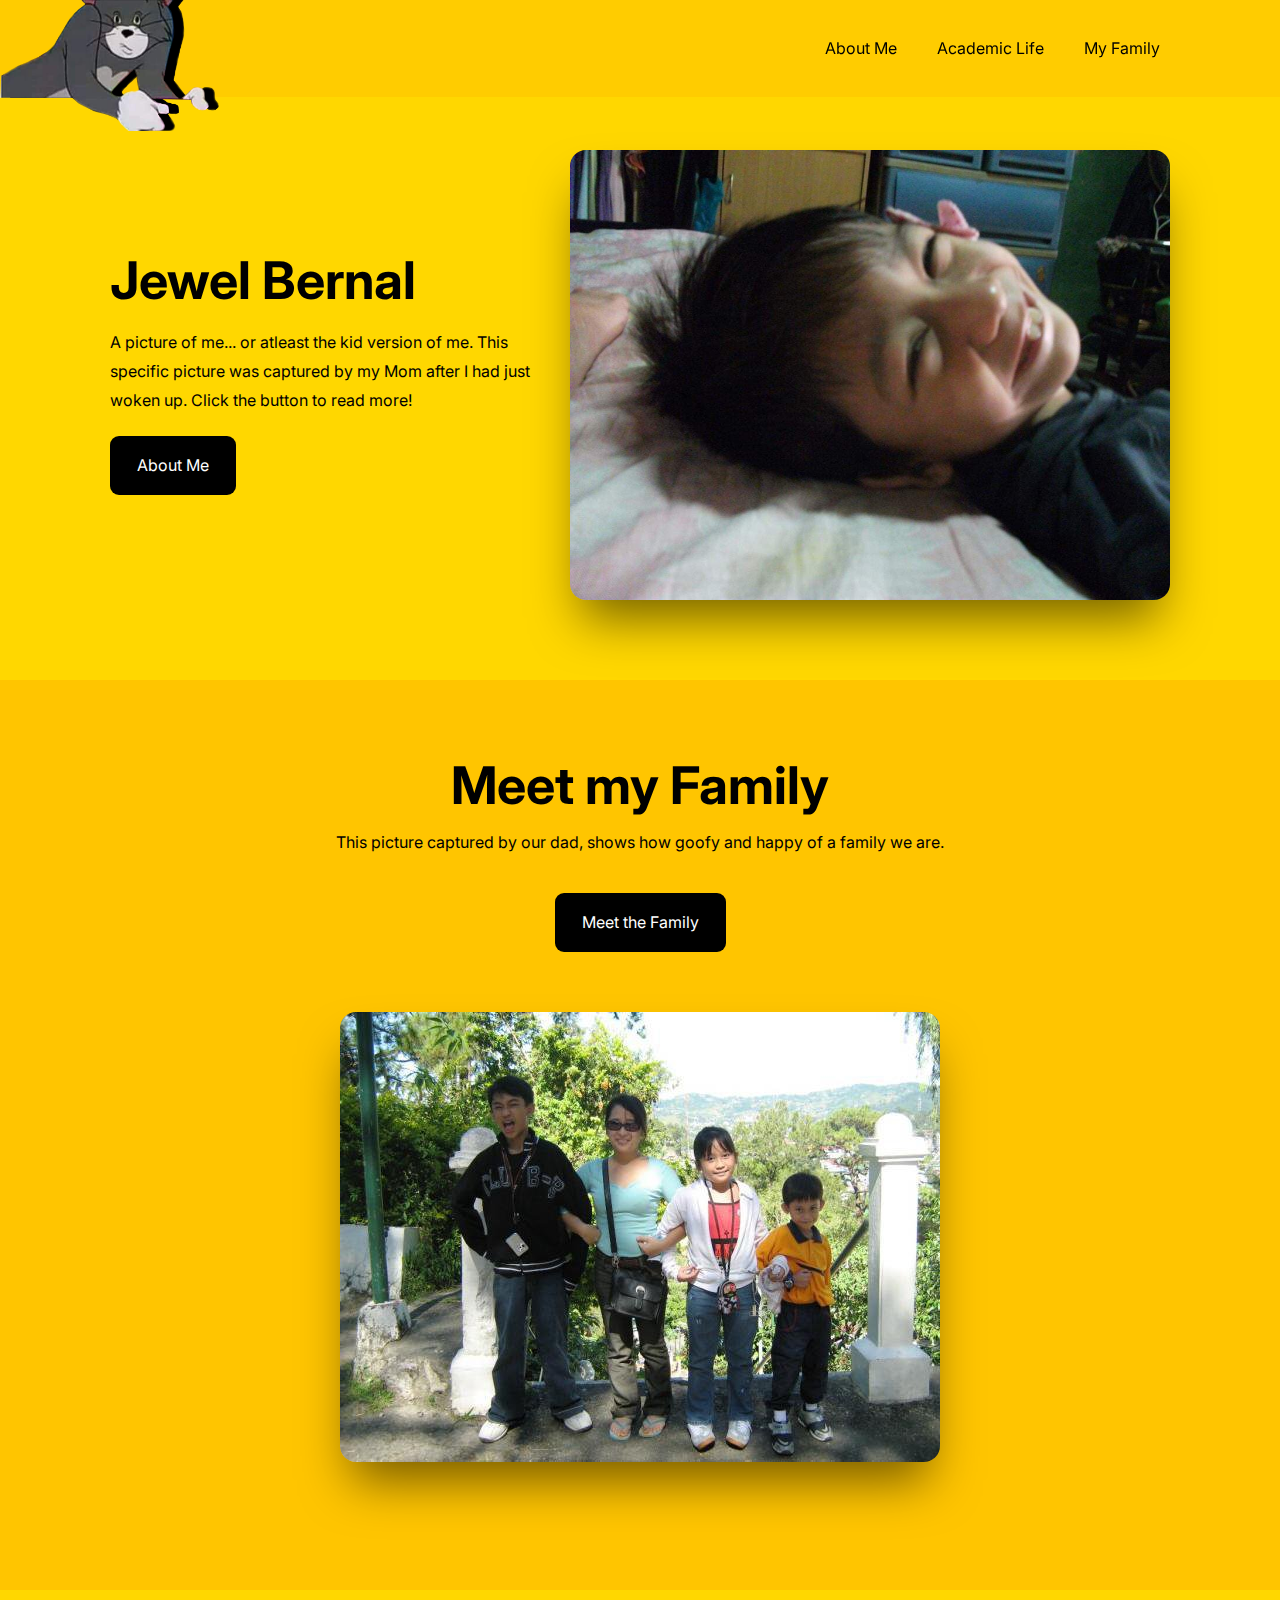
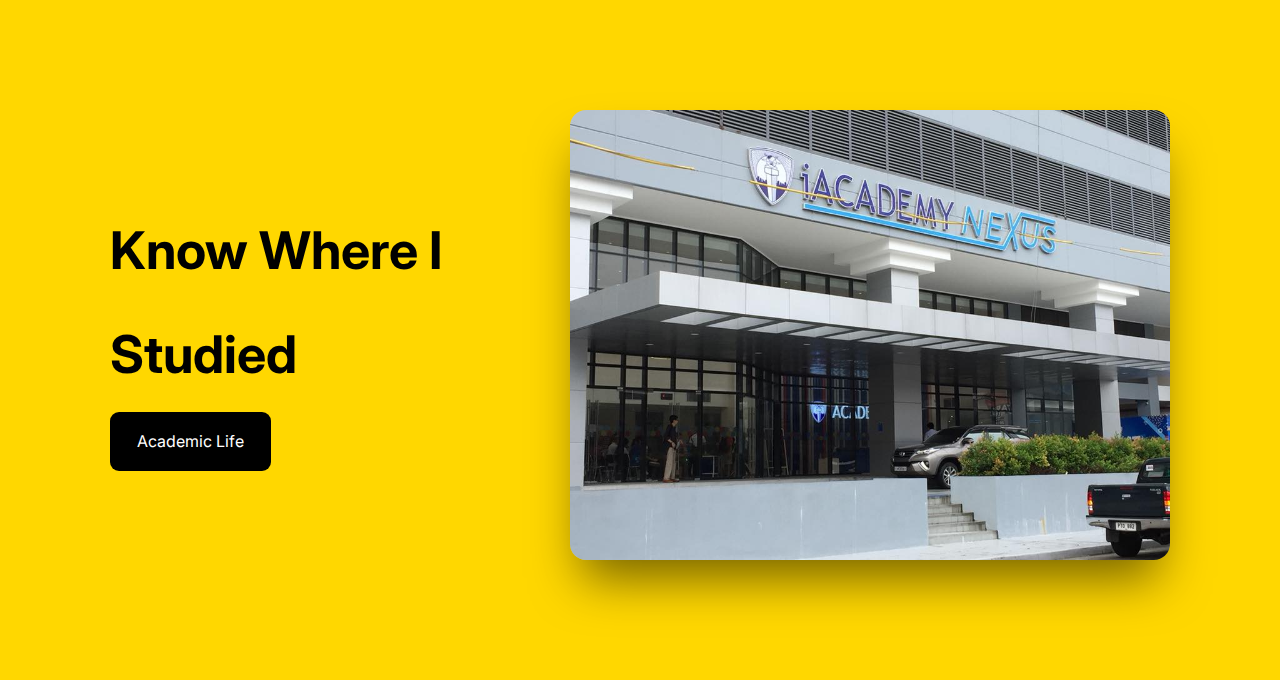
<file: index.html>
<!DOCTYPE html>
<html lang="en">

<head>
  <meta charset="UTF-8">
  <meta name="viewport" content="width=device-width, initial-scale=1.0">
  <title>Home</title>
  <link rel="icon" type="image/png" href="../images/favicon.png">
  <link rel="preconnect" href="https://fonts.googleapis.com">
  <link rel="preconnect" href="https://fonts.gstatic.com" crossorigin>
  <link href="https://fonts.googleapis.com/css2?family=Inter:wght@400;700&display=swap" rel="stylesheet">
  <link rel="stylesheet" type="text/css" href="./styles/_global.css">
  <link rel="stylesheet" type="text/css" href="./styles/homepage.css">
</head>

<body>
  <header class="header">
    <div class="innerContainer">
      <a class="logolink" href="../">
        <img class="logo" alt="logo" src="./images/tom.png">
      </a>
      <div class="navcontainer">
        <nav class="navbar">
          <navitem class="navlink">
            <a href="./webpages/aboutme.html">About Me</a>
          </navitem>
          <navitem class="navlink">
            <a href="./webpages/academic.html">Academic Life</a>
          </navitem>
          <navitem class="navlink">
            <a href="./webpages/family.html">My Family</a>
          </navitem>
        </nav>
      </div>
    </div>
  </header>

  <section id="intro">
    <div class="innerContainer">
      <div class="column">
        <h2 class="sectionTitle">
          Jewel Bernal
        </h2>
        <p class="sectionParag">
          A picture of me... or atleast the kid version of me. This specific picture was captured by my Mom after I had
          just
          woken up. Click the button to read more!
        </p>
        <a class="button" href="./webpages/aboutme.html">About Me</a>
      </div>
      <div class="column">
        <img class="keyvisual" alt="about me" src="./images/aboutme.jpg" width="600px">
      </div>
    </div>
  </section>

  <section id="family">
    <div class="innerContainer">
      <div class="column">
        <h2 class="sectionTitle">
          Meet my Family
        </h2>
        <p class="sectionParag">This picture captured by our dad, shows how goofy and happy of a family we are.</p>
        <a class="button" href="./webpages/family.html">Meet the Family</a>
      </div>
      <div class="column">
        <img class="keyvisual" src="./images/family.jpg" alt="MyFamily">
      </div>
    </div>
  </section>

  <section id="academic">
    <div class="innerContainer">
      <div class="column">
        <h2 class="sectionTitle">Know Where I Studied</h2>
        <a class="button" href="./webpages/academic.html">Academic Life</a>
      </div>
      <div class="column">
        <img class="keyvisual" src="./images/iAcademy Nexus.jpg" alt="Academic">
      </div>
    </div>

  </section>
</body>

</html>
</file>
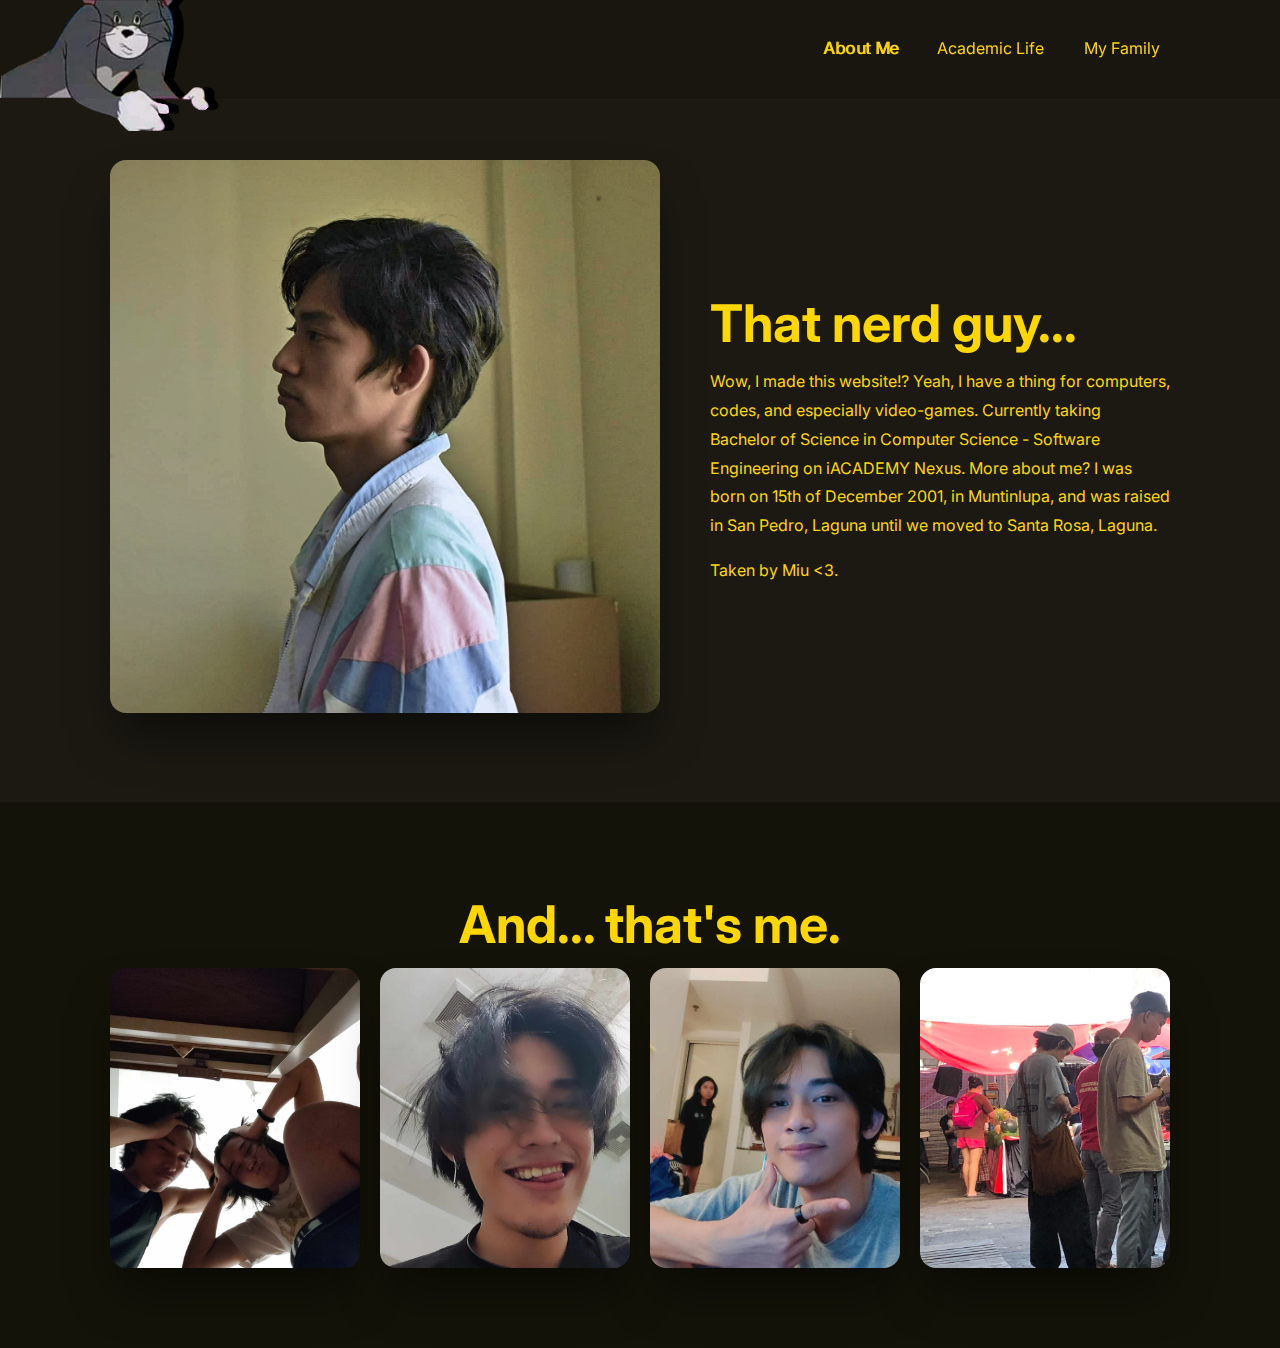
<file: webpages/aboutme.html>
<!DOCTYPE html>
<html lang="en">

<head>
  <meta charset="UTF-8">
  <meta name="viewport" content="width=device-width, initial-scale=1.0">
  <title>About Me</title>
  <link rel="icon" type="image/png" href="../images/favicon.png">
  <link rel="preconnect" href="https://fonts.googleapis.com">
  <link rel="preconnect" href="https://fonts.gstatic.com" crossorigin>
  <link href="https://fonts.googleapis.com/css2?family=Inter:wght@400;700&display=swap" rel="stylesheet">
  <link rel="stylesheet" type="text/css" href="../styles/_global.css">
  <link rel="stylesheet" type="text/css" href="../styles/aboutme.css">
</head>

<body>
  <header class="header">
    <div class="innerContainer">
      <a class="logolink" href="../">
        <img class="logo" alt="logo" src="../images/tom.png">
      </a>
      <div class="navcontainer">
        <nav class="navbar">
          <navitem class="navlink">
            <a href="../webpages/aboutme.html">About Me</a>
          </navitem>
          <navitem class="navlink">
            <a href="../webpages/academic.html">Academic Life</a>
          </navitem>
          <navitem class="navlink">
            <a href="../webpages/family.html">My Family</a>
          </navitem>
        </nav>
      </div>
    </div>
  </header>

  <section id="intro">
    <div class="innerContainer">
      <div class="column">
        <img class="keyvisual" src="../images/nerdguy.jpg" alt="nerdguy">
      </div>
      <div class="column">
        <h2 class="sectionTitle">
          That nerd guy...
        </h2>
        <p class="sectionParag">
          Wow, I made this website!? Yeah, I have a thing for computers, codes, and especially video-games. Currently
          taking Bachelor of Science in Computer Science - Software Engineering on iACADEMY Nexus. More about me? I was
          born on 15th of December 2001, in Muntinlupa, and was raised in San Pedro, Laguna until we moved to Santa
          Rosa, Laguna.
        </p>

        <p class="sectionParag">
          Taken by Miu <3. </p>
      </div>
    </div>
  </section>

  <section id="secondSection">
    <div class="innerContainer">
      <div class="column">
        <h2 class="sectionTitle">
          And... that's me.
        </h2>
      </div>
      <div class="column">
        <img class="keyvisual" src="../images/me1.jpg" alt="picture">
        <img class="keyvisual" src="../images/me2.jpg" alt="picture">
        <img class="keyvisual" src="../images/me3.jpg" alt="picture">
        <img class="keyvisual" src="../images/me4.jpg" alt="picture">
      </div>
    </div>
  </section>

</body>

</html>
</file>
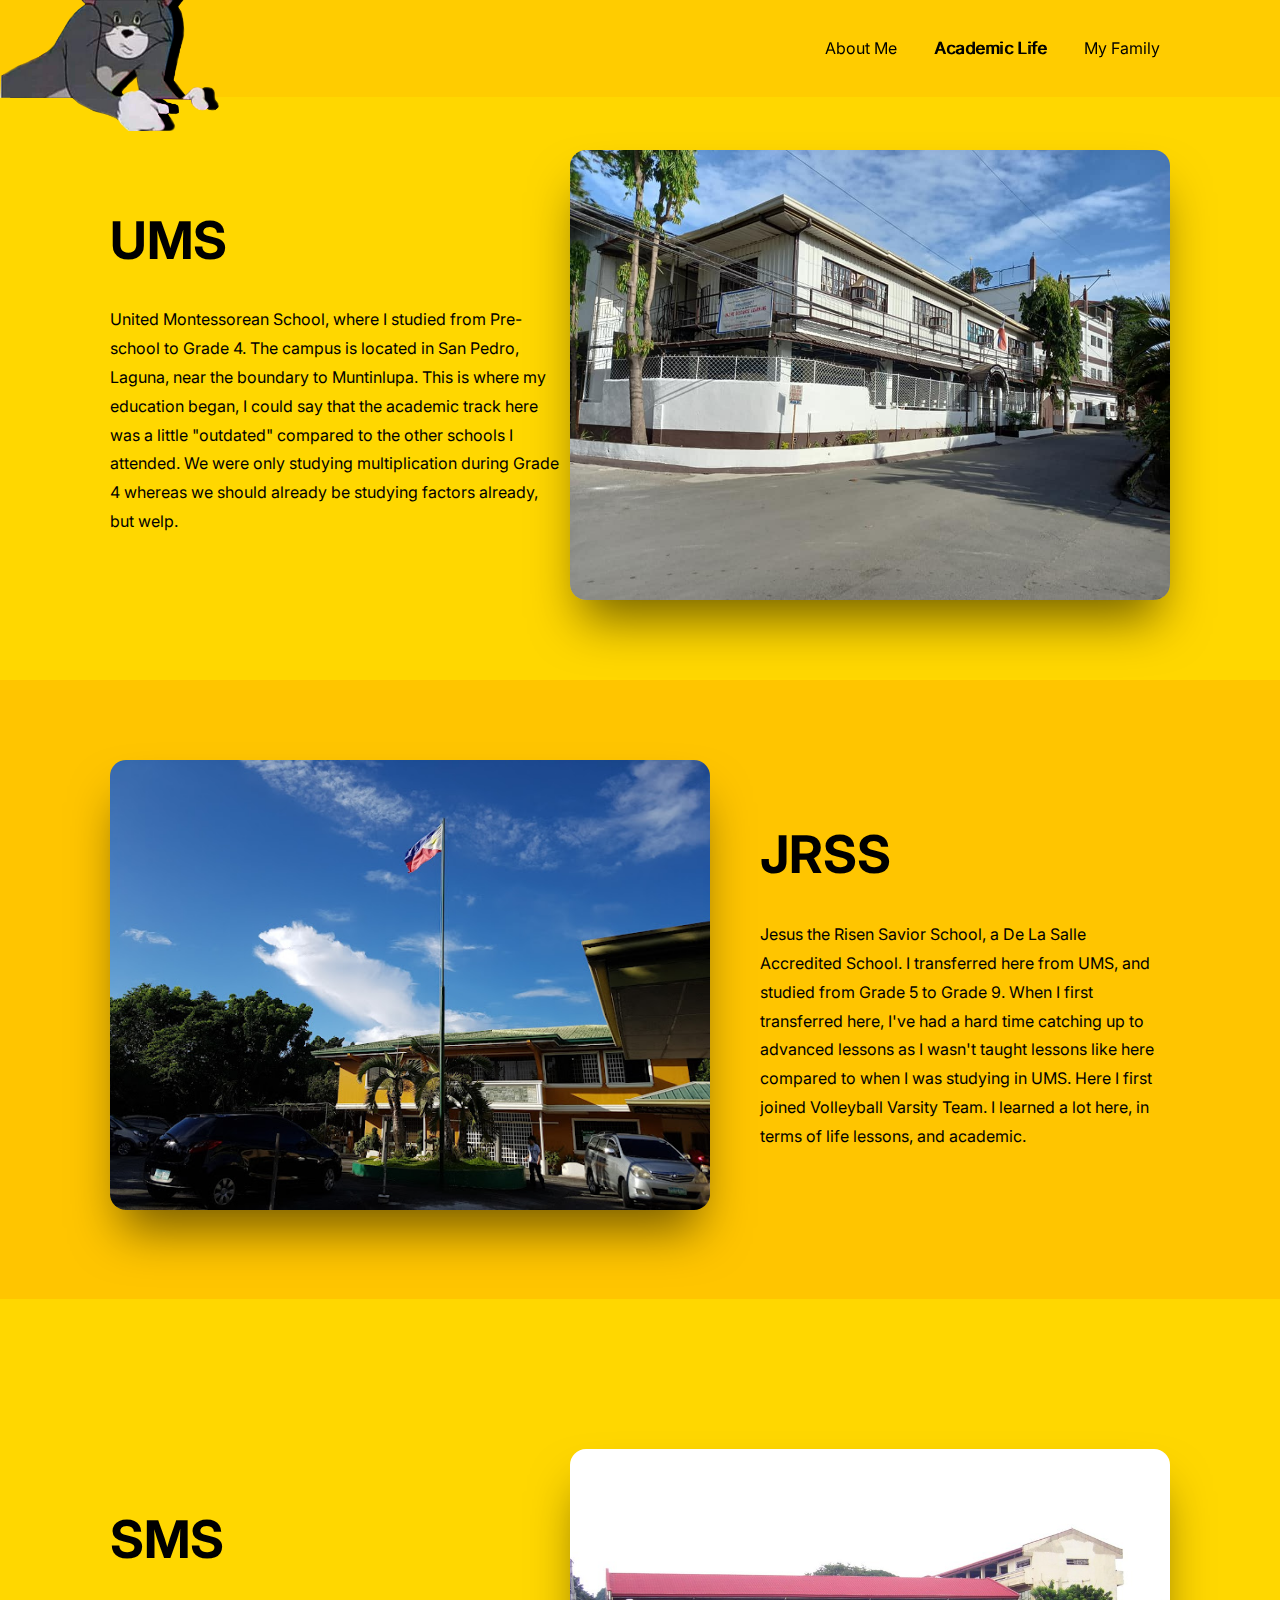
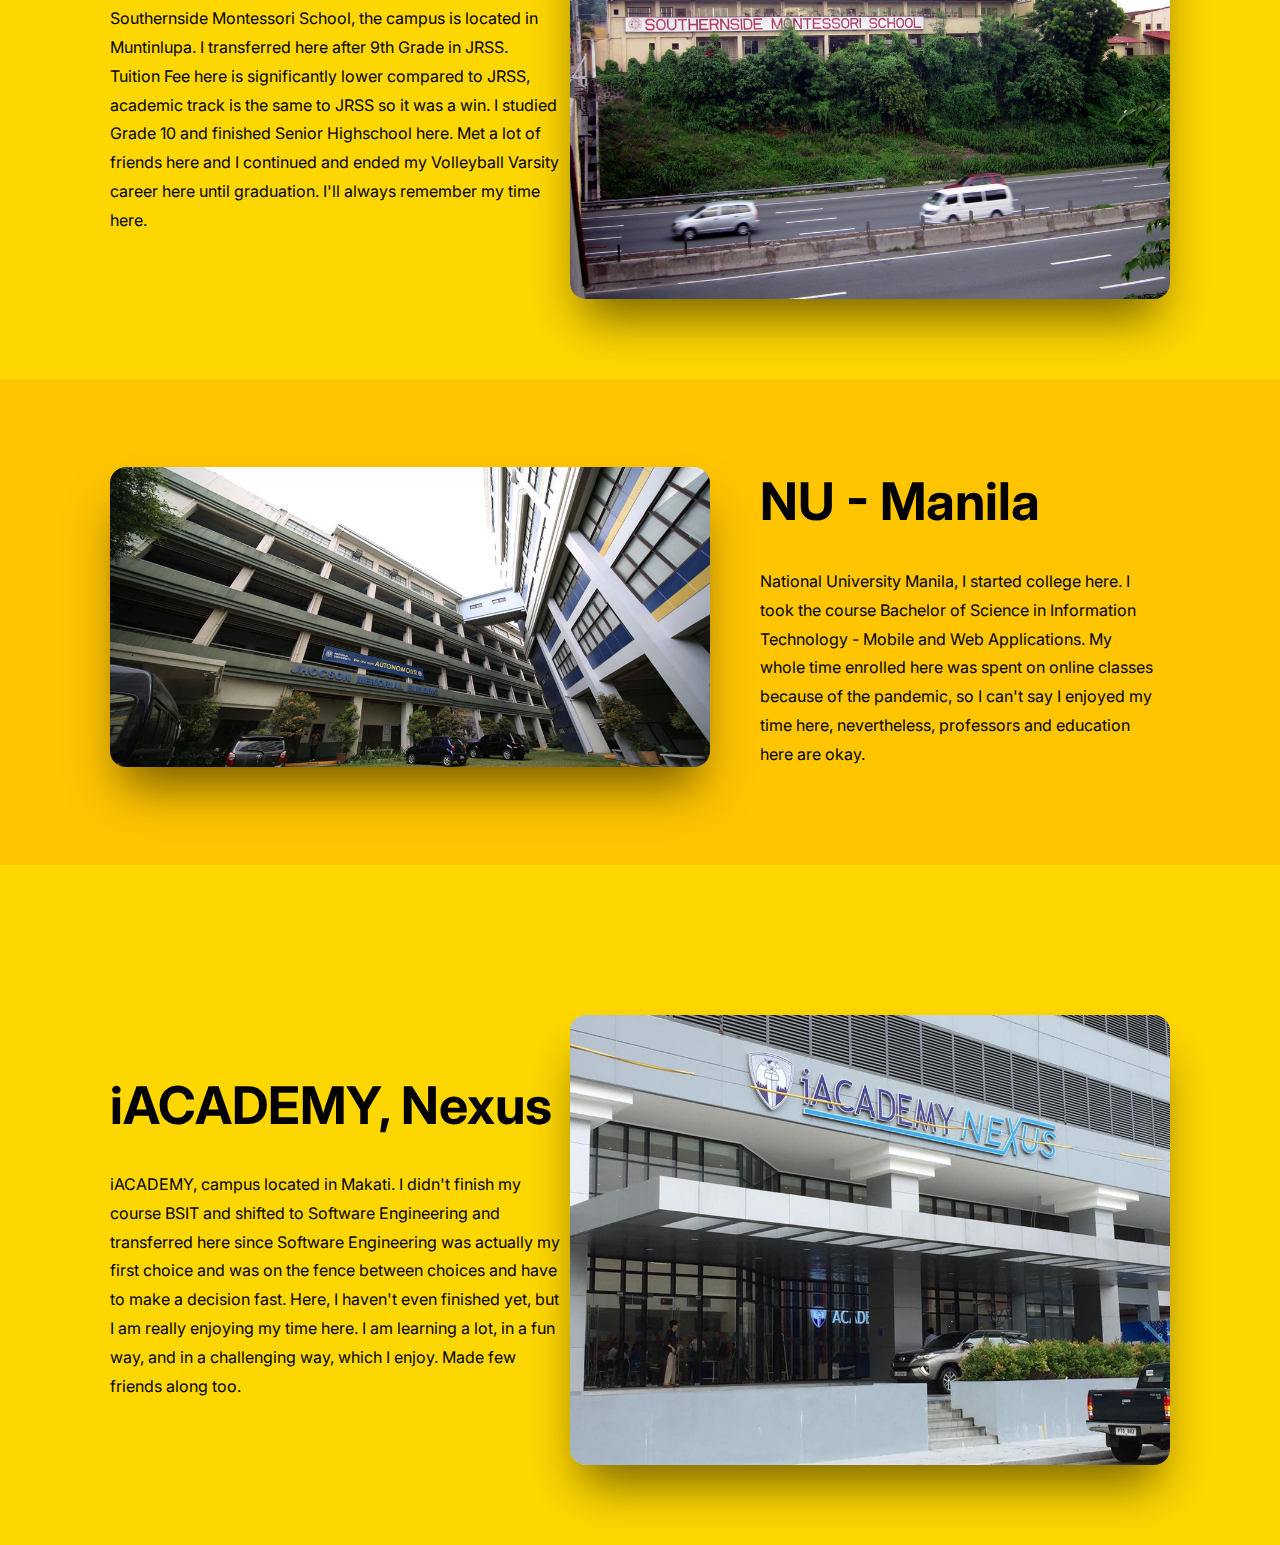
<file: webpages/academic.html>
<!DOCTYPE html>
<html lang="en">

<head>
  <meta charset="UTF-8">
  <meta name="viewport" content="width=device-width, initial-scale=1.0">
  <title>Academic</title>
  <link rel="icon" type="image/png" href="../images/favicon.png">
  <link rel="preconnect" href="https://fonts.googleapis.com">
  <link rel="preconnect" href="https://fonts.gstatic.com" crossorigin>
  <link href="https://fonts.googleapis.com/css2?family=Inter:wght@400;700&display=swap" rel="stylesheet">
  <link rel="stylesheet" type="text/css" href="../styles/_global.css">
  <link rel="stylesheet" type="text/css" href="../styles/academic.css">
</head>

<body>
  <header class="header">
    <div class="innerContainer">
      <a class="logolink" href="../">
        <img class="logo" alt="logo" src="../images/tom.png">
      </a>
      <div class="navcontainer">
        <nav class="navbar">
          <navitem class="navlink">
            <a href="../webpages/aboutme.html">About Me</a>
          </navitem>
          <navitem class="navlink">
            <a href="../webpages/academic.html">Academic Life</a>
          </navitem>
          <navitem class="navlink">
            <a href="../webpages/family.html">My Family</a>
          </navitem>
        </nav>
      </div>
    </div>
  </header>

  <section id="first">
    <div class="innerContainer">
      <div class="column">
        <h2 class="sectionTitle">
          UMS
        </h2>
        <p class="sectionParag">
          United Montessorean School, where I studied from Pre-school to Grade 4. The campus is located in San Pedro,
          Laguna, near the boundary to Muntinlupa. This is where my education began, I could say that the academic track
          here was a little "outdated" compared to the other schools I attended. We were only studying multiplication
          during Grade
          4 whereas we should already be studying factors already, but welp.
        </p>
      </div>
      <div class="column">
        <img class="keyvisual" src="../images/ums.jpg" alt="UMS picture">
      </div>
    </div>
  </section>

  <section id="second">
    <div class="innerContainer">
      <div class="column">
        <img class="keyvisual" src="../images/jrss.jpg" alt="jrss picture">
      </div>
      <div class="column">
        <h2 class="sectionTitle">
          JRSS
        </h2>
        <p class="sectionParag">
          Jesus the Risen Savior School, a De La Salle Accredited School. I transferred here from UMS, and studied from
          Grade 5 to Grade 9. When I first transferred here, I've had a hard time catching up to advanced lessons as I
          wasn't taught lessons like here compared to when I was studying in UMS. Here I first joined Volleyball Varsity
          Team. I learned a lot here, in terms of life lessons, and academic.
        </p>
      </div>
    </div>
  </section>

  <section id="first">
    <div class="innerContainer">
      <div class="column">
        <h2 class="sectionTitle">
          SMS
        </h2>
        <p class="sectionParag">
          Southernside Montessori School, the campus is located in Muntinlupa. I transferred here after 9th Grade in
          JRSS. Tuition Fee here is significantly lower compared to JRSS, academic track is the same to JRSS so it was a
          win. I studied Grade 10 and finished Senior Highschool here. Met a lot of friends here and I continued and
          ended my Volleyball Varsity career here until graduation. I'll always remember my
          time here.
        </p>
      </div>
      <div class="column">
        <img class="keyvisual" src="../images/sms.jpg" alt="SMS picture">
      </div>
    </div>
  </section>

  <section id="second">
    <div class="innerContainer">
      <div class="column">
        <img class="keyvisual" src="../images/nu.jpg" alt="NU picture">
      </div>
      <div class="column">
        <h2 class="sectionTitle">
          NU - Manila
        </h2>
        <p class="sectionParag">
          National University Manila, I started college here. I took the course Bachelor of Science in Information
          Technology -
          Mobile and Web Applications. My whole time enrolled here was spent on online classes because of the pandemic,
          so I can't say I enjoyed my time here, nevertheless, professors and education here are okay.
        </p>
      </div>
    </div>
  </section>

  <section id="first">
    <div class="innerContainer">
      <div class="column">
        <h2 class="sectionTitle">
          iACADEMY, Nexus
        </h2>
        <p class="sectionParag">
          iACADEMY, campus located in Makati. I didn't finish my course BSIT and shifted to Software Engineering and
          transferred here since Software Engineering was actually my first choice and was on the fence between choices
          and have to make a decision fast. Here, I haven't even finished yet, but I am really enjoying my time here. I
          am learning a lot, in a fun way, and in a challenging way, which I enjoy. Made few friends along too.
        </p>
      </div>
      <div class="column">
        <img class="keyvisual" src="../images/iAcademy Nexus.jpg" alt="iAcademy picture">
      </div>
    </div>
  </section>

</body>

</html>
</file>
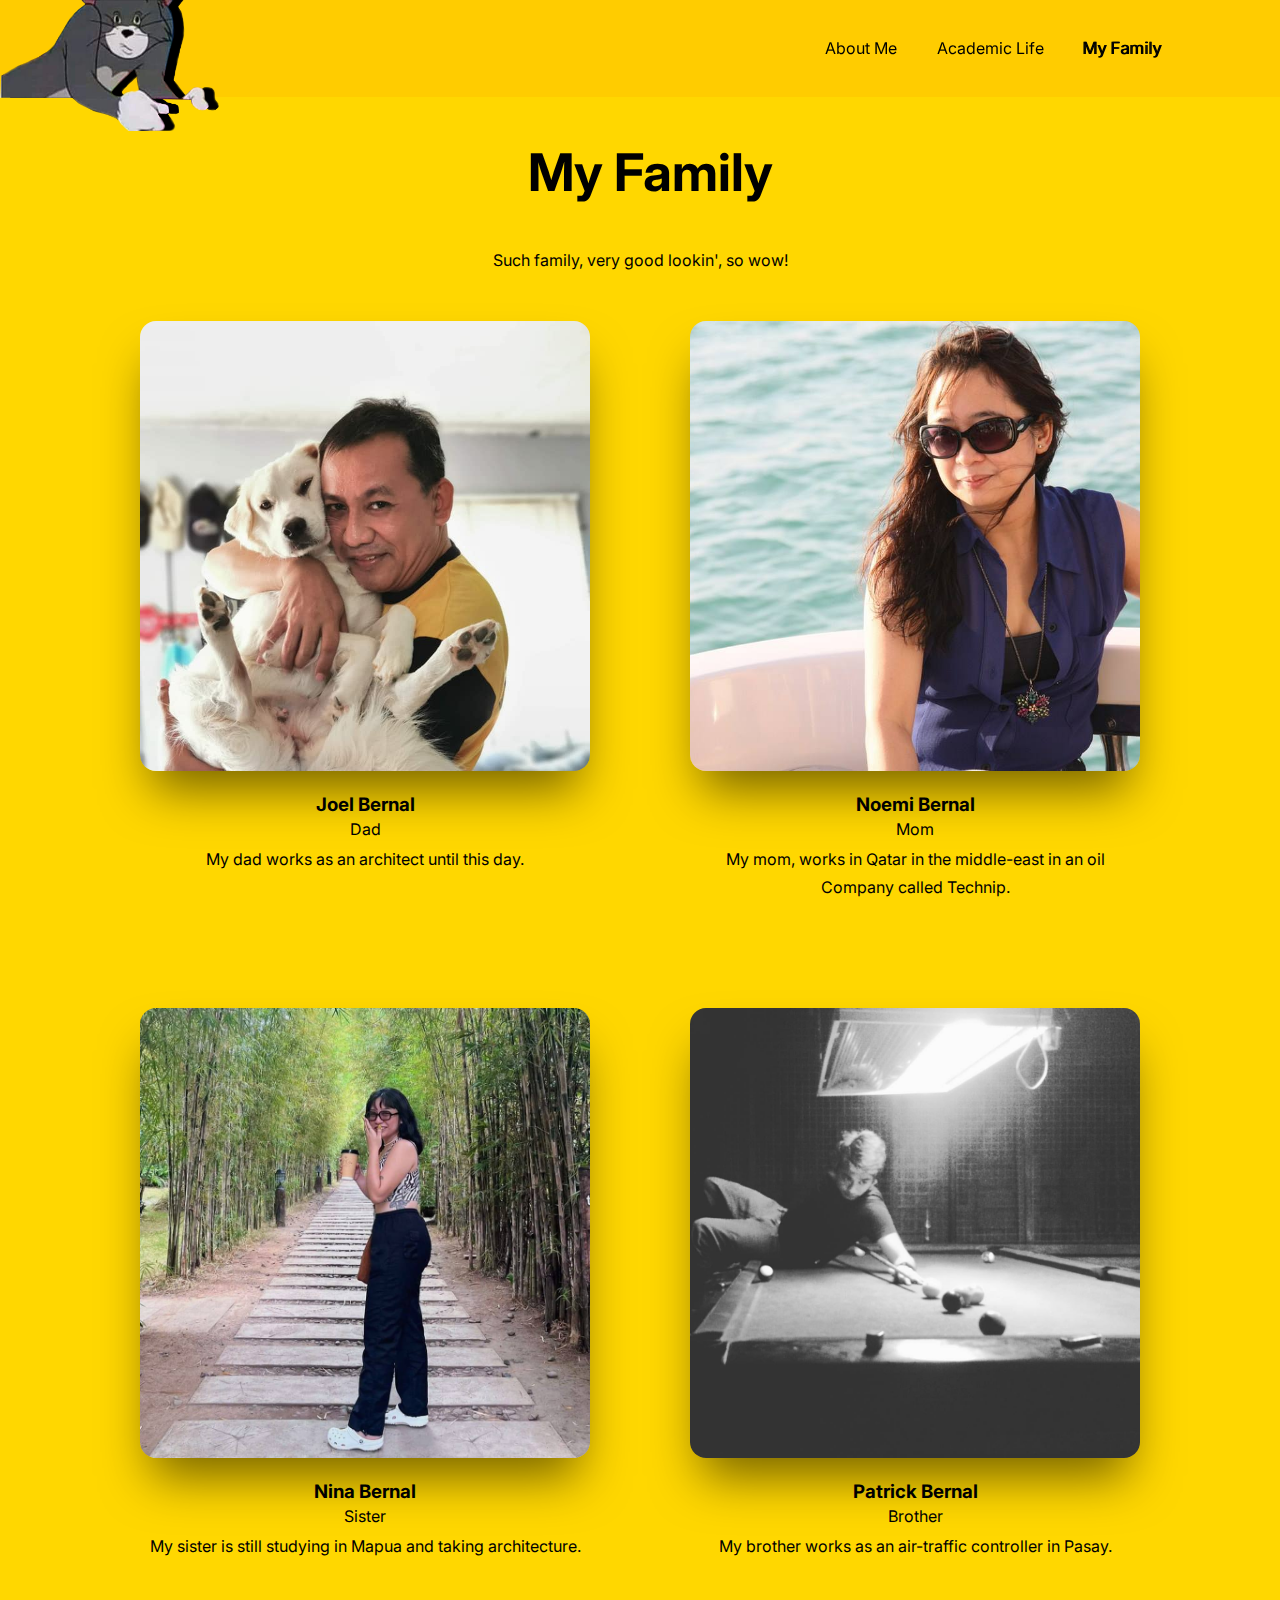
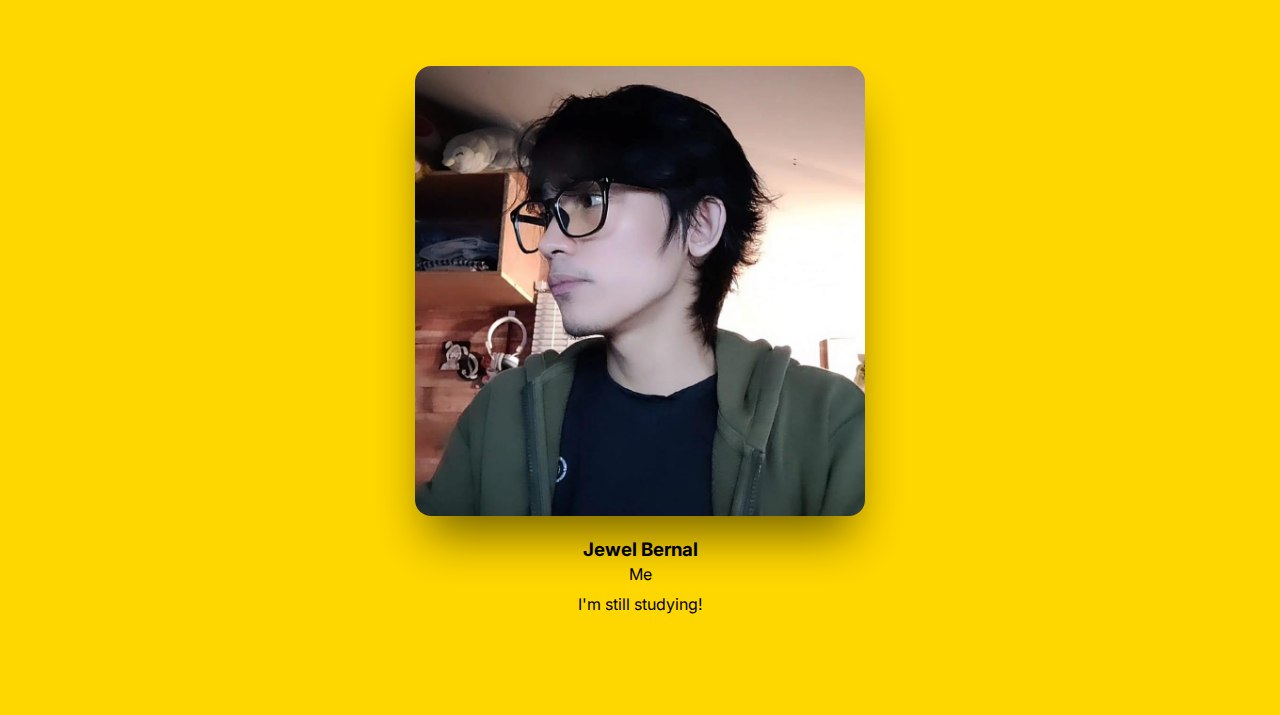
<file: webpages/family.html>
<!DOCTYPE html>
<html lang="en">

<head>
  <meta charset="UTF-8">
  <meta name="viewport" content="width=device-width, initial-scale=1.0">
  <title>Family</title>
  <link rel="icon" type="image/png" href="../images/favicon.png">
  <link rel="preconnect" href="https://fonts.googleapis.com">
  <link rel="preconnect" href="https://fonts.gstatic.com" crossorigin>
  <link href="https://fonts.googleapis.com/css2?family=Inter:wght@400;700&display=swap" rel="stylesheet">
  <link rel="stylesheet" type="text/css" href="../styles/_global.css">
  <link rel="stylesheet" type="text/css" href="../styles/family.css">
</head>

<body>
  <header class="header">
    <div class="innerContainer">
      <a class="logolink" href="../">
        <img class="logo" alt="logo" src="../images/tom.png">
      </a>
      <div class="navcontainer">
        <nav class="navbar">
          <navitem class="navlink">
            <a href="../webpages/aboutme.html">About Me</a>
          </navitem>
          <navitem class="navlink">
            <a href="../webpages/academic.html">Academic Life</a>
          </navitem>
          <navitem class="navlink">
            <a href="../webpages/family.html">My Family</a>
          </navitem>
        </nav>
      </div>
    </div>
  </header>

  <section id="first">
    <div class="innerContainer">
      <div class="column">
        <h2 class="sectionTitle">
          My Family
        </h2>
        <p class="sectionParag">
          Such family, very good lookin', so wow!
        </p>
      </div>
      <div class="cardcontainer">
        <div class="card">
          <img class="keyvisual" src="../images/dad.jpg" alt="Dad">
          <h3 class="name">Joel Bernal</h3>
          <p class="nameTitle">Dad</p>
          <p class="description">My dad works as an architect until this day.</p>
        </div>
        <div class="card">
          <img class="keyvisual" src="../images/mom.jpg" alt="Mom">
          <h3 class="name">Noemi Bernal</h3>
          <p class="nameTitle">Mom</p>
          <p class="description">My mom, works in Qatar in the middle-east in an oil Company called Technip.</p>
        </div>
        <div class="card">
          <img class="keyvisual" src="../images/sister.jpg" alt="Sis">
          <h3 class="name">Nina Bernal</h3>
          <p class="nameTitle">Sister</p>
          <p class="description">My sister is still studying in Mapua and taking architecture.</p>
        </div>
        <div class="card">
          <img class="keyvisual" src="../images/brother.jpg" alt="Bro">
          <h3 class="name">Patrick Bernal</h3>
          <p class="nameTitle">Brother</p>
          <p class="description">My brother works as an air-traffic controller in Pasay.</p>
        </div>
        <div class="card">
          <img class="keyvisual" src="../images/me5.jpg" alt="Bro">
          <h3 class="name">Jewel Bernal</h3>
          <p class="nameTitle">Me</p>
          <p class="description">I'm still studying!</p>
        </div>
      </div>
    </div>
  </section>
</body>

</html>
</file>
<file: styles/_global.css>
:root {
  --defaultPadding: 110px;
}

html {
  font-family: 'Inter', sans-serif;
  font-size: 16px;
  line-height: 1.8;
  -webkit-font-smoothing: antialiased;
  -moz-osx-font-smoothing: grayscale;
}

body {
  margin: 0;
  padding: 0;
  background-color: gold;
}

.header {
  z-index: 10;
  background-color: rgb(255 196 0 / 56%);
  /* border-bottom: 1.5px solid black; */
  padding: 10px var(--defaultPadding) 10px 0;
  position: fixed;
  width: -webkit-fill-available;
  backdrop-filter: blur(15px);
}


.header .innerContainer {
  align-items: center;
  display: flex;
  justify-content: space-between;
  min-height: 77px;
}

.logo {
  width: 209px;
  height: auto;
  position: absolute;
  bottom: -34px;
  transform: scale(-1, 1);
  filter: drop-shadow(-10px 0px 0px black);
}

.logolink {
  display: flex;
  box-sizing: border-box;
  align-items: center;
}

.navbar {
  display: flex;
  gap: 20px;
}

.navlink a {
  display: inline-block;
  text-decoration: none;
  color: rgb(0, 0, 0);
  padding: 10px;
  border-radius: 3px;
}

.navlink a:hover {
  transition: all ease-in-out 0.3s;
  color: rgb(0, 0, 0);
  text-shadow: 1px 0px 0.5px black;
  scale: 1.05;
}
</file>
<file: styles/homepage.css>
section {
  /* border: 1px dashed gray; */
  padding-block: 80px;
  padding-inline: var(--defaultPadding);
}

section#intro {
  padding-top: 150px;
}

#intro .innerContainer {
  display: flex;
  align-items: center;
  /* border: 1px dashed gray; */
  /* padding: 20px; */
}

#academic .innerContainer {
  display: flex;
  align-items: center;
}

#intro .innerContainer .column {
  flex: 1;
}

#academic .innerContainer .column {
  flex: 1;
}

#intro .innerContainer .column:nth-child(2) {
  display: flex;
  align-items: center;
  justify-content: flex-end;
}

#intro .innerContainer .column:nth-child(1) {
  display: flex;
  flex-direction: column;
  gap: 5px;
  align-items: flex-start;
}

#academic .innerContainer .column:nth-child(2) {
  display: flex;
  align-items: center;
  justify-content: flex-end;
}

#academic .innerContainer .column:nth-child(1) {
  display: flex;
  flex-direction: column;
  gap: 5px;
  align-items: flex-start;
}

.sectionTitle {
  font-size: 52px;
  margin: 0px;
}

#intro .sectionTitle {
  line-height: 1;
}

#family .sectionTitle {
  line-height: 1;
}

#academic .sectionTitle {
  line-height: 2;
}


#section .sectionTitle {
  line-height: 1;
}


.button {
  background-color: black;
  border-radius: 9px;
  text-decoration: none;
  color: white;
  padding: 15px 27px;
}

#family .button {
  margin: 20px;
  display: inline-block;
}

.button:hover {
  opacity: 0.7;
  transition: ease-in-out 0.2s;
  /* background-color: rgba(0, 0, 0, 0.685); */
}


.keyvisual {
  border-radius: 16px;
  box-shadow: 0 30px 50px -12px #0000008c;
}

.keyvisual:hover {
  border-radius: 16px;
  scale: 1.03;
  transition: ease-in-out 0.3s;
  box-shadow: 0 30px 50px -12px #0000008c;
}


#family .keyvisual {
  border-radius: 16px;
  box-shadow: 0 30px 50px -12px #0000008c;
  margin: 40px;
  max-width: 900px;
}

#academic .keyvisual {
  border-radius: 16px;
  box-shadow: 0 30px 50px -12px #0000008c;
  margin-top: 40px;
  margin-bottom: 40px;
  margin-left: 60px;
  max-width: 600px;
  align-items: center;
}

#family {
  background-color: rgb(255 197 0);

}

#family .innerContainer {
  display: flex;
  flex-direction: column;
  justify-content: center;
  /* border: 1px dashed gray; */
}

#family .innerContainer .column {
  text-align: center;
}
</file>
<file: styles/aboutme.css>
body {
  background-color: rgb(27, 25, 18);
}

section {
  padding-block: 80px;
  padding-inline: var(--defaultPadding);
}

section#intro {
  padding-top: 160px;
}

.navlink a {
  display: inline-block;
  text-decoration: none;
  color: gold;
  padding: 10px;
  border-radius: 3px;
}

.navlink a:hover {
  transition: all ease-in-out 0.3s;
  color: gold;
  text-shadow: 1px 0px 0.5px gold;
  scale: 1.05;
}

.navcontainer .navbar .navlink:nth-child(1) {
  text-shadow: 1px 0px 0.5px gold;
  scale: 1.05;
}

.header {
  background-color: rgba(20, 19, 9, 0.404);
  border-bottom: 1.5px solid rgb(20 19 9);
  backdrop-filter: blur(15px);
}

.sectionTitle {
  color: gold;
  font-size: 52px;
  margin-left: 20px;
  line-height: 0;
  /* margin: 0; */
}

.sectionParag {
  color: gold;
  margin-left: 20px;
}

.keyvisual {
  border-radius: 16px;
  box-shadow: 0 30px 50px -12px #0000008c;
  max-width: 550px;
}

.keyvisual:hover {
  border-radius: 16px;
  scale: 1.03;
  transition: ease-in-out 0.3s;
}

#intro .innerContainer {
  display: flex;
  align-items: center;
  gap: 30px;
  /* border: 1px dashed black; */
}

#intro .innerContainer {
  flex: 1;
}

#secondSection {
  background-color: rgb(20 19 9);
}

#secondSection .innerContainer {
  display: flex;
  flex-direction: column;
  justify-content: center;
}

#secondSection .sectionTitle {
  display: flex;
  justify-content: center;
}

#secondSection .column:nth-child(2) {
  display: flex;
  justify-content: center;
  gap: 20px;
}

#secondSection .keyvisual {
  object-fit: cover;
  max-height: 300px;
  width: 300px;
}
</file>
<file: styles/academic.css>
section {
  padding-block: 80px;
  padding-inline: var(--defaultPadding);
}

section#first {
  padding-top: 150px;
}

.navcontainer .navbar .navlink:nth-child(2) {
  text-shadow: 1px 0px 0.5px black;
  scale: 1.05;
  transition: ease-in-out 0.3s;
}

.sectionTitle {
  font-size: 52px;
  margin-left: 0px;
  line-height: 0;
  /* margin: 0; */
}

.sectionParag {
  margin-right: 10px;
}

.keyvisual {
  width: 600px;
  border-radius: 16px;
  box-shadow: 0 30px 50px -12px #0000008c;
}

.keyvisual:hover {
  border-radius: 16px;
  scale: 1.03;
  transition: ease-in-out 0.3s;
}

#first .innerContainer {
  display: flex;
  align-items: center;
}

#first .innerContainer .column {
  flex: 1;
}

#first .innerContainer .column:nth-child(1) {
  display: flex;
  flex-direction: column;
  gap: 5px;
  align-items: flex-start;
}

#first .innerContainer .column:nth-child(2) {
  display: flex;
  align-items: center;
  justify-content: flex-end;
}

#first .keyvisual {
  width: 600px;
}

#second {
  background-color: rgb(255 197 0);
}

#second .innerContainer {
  display: flex;
  align-items: center;
  gap: 30px;
}

#second .sectionTitle {
  margin-left: 20px;
}

#second .sectionParag {
  margin-left: 20px;
  margin-top: 65px;
}
</file>
<file: styles/family.css>
section {
  padding-block: 80px;
  padding-inline: var(--defaultPadding);
}

section#first {
  padding-top: 130px;
}

.navcontainer .navbar .navlink:nth-child(3) {
  text-shadow: 1px 0px 0.5px black;
  scale: 1.05;
  transition: ease-in-out 0.3s;
}

#first .innerContainer {
  display: flex;
  flex-direction: column;
  text-align: center;
  justify-content: center;
}

#first .innerContainer .column:nth-child(3) {
  border: 1px dashed gray;
  display: flex;
  flex-direction: row;
  gap: 5px;
  justify-content: center;
}

#first .cardcontainer {
  display: flex;
  gap: 90px 100px;
  align-items: flex-start;
  flex-wrap: wrap;
  justify-content: center;
}

#first .cardcontainer.card {
  align-items: center;
}

h3.description {
  line-height: 0.4;
}

h3.name {
  line-height: 0.6;
}

p.nameTitle {
  line-height: 0;
}

p.sectionParag {
  padding: 30px;
}

.card {
  max-width: 450px;
}

#first .sectionTitle {
  display: flex;
  justify-content: center;
}

.sectionTitle {
  font-size: 52px;
  margin-left: 20px;
  line-height: 0;
}

#first .column:nth-child(2) {
  border: 1px dashed gray;
  display: flex;
  justify-content: center;
  gap: 30px;

}

.keyvisual {
  object-fit: cover;
  border-radius: 16px;
  box-shadow: 0 30px 50px -12px #0000008c;
  width: 450px;
  height: 450px;
}

.keyvisual:hover {
  border-radius: 16px;
  scale: 1.03;
  transition: ease-in-out 0.3s;
}
</file>
